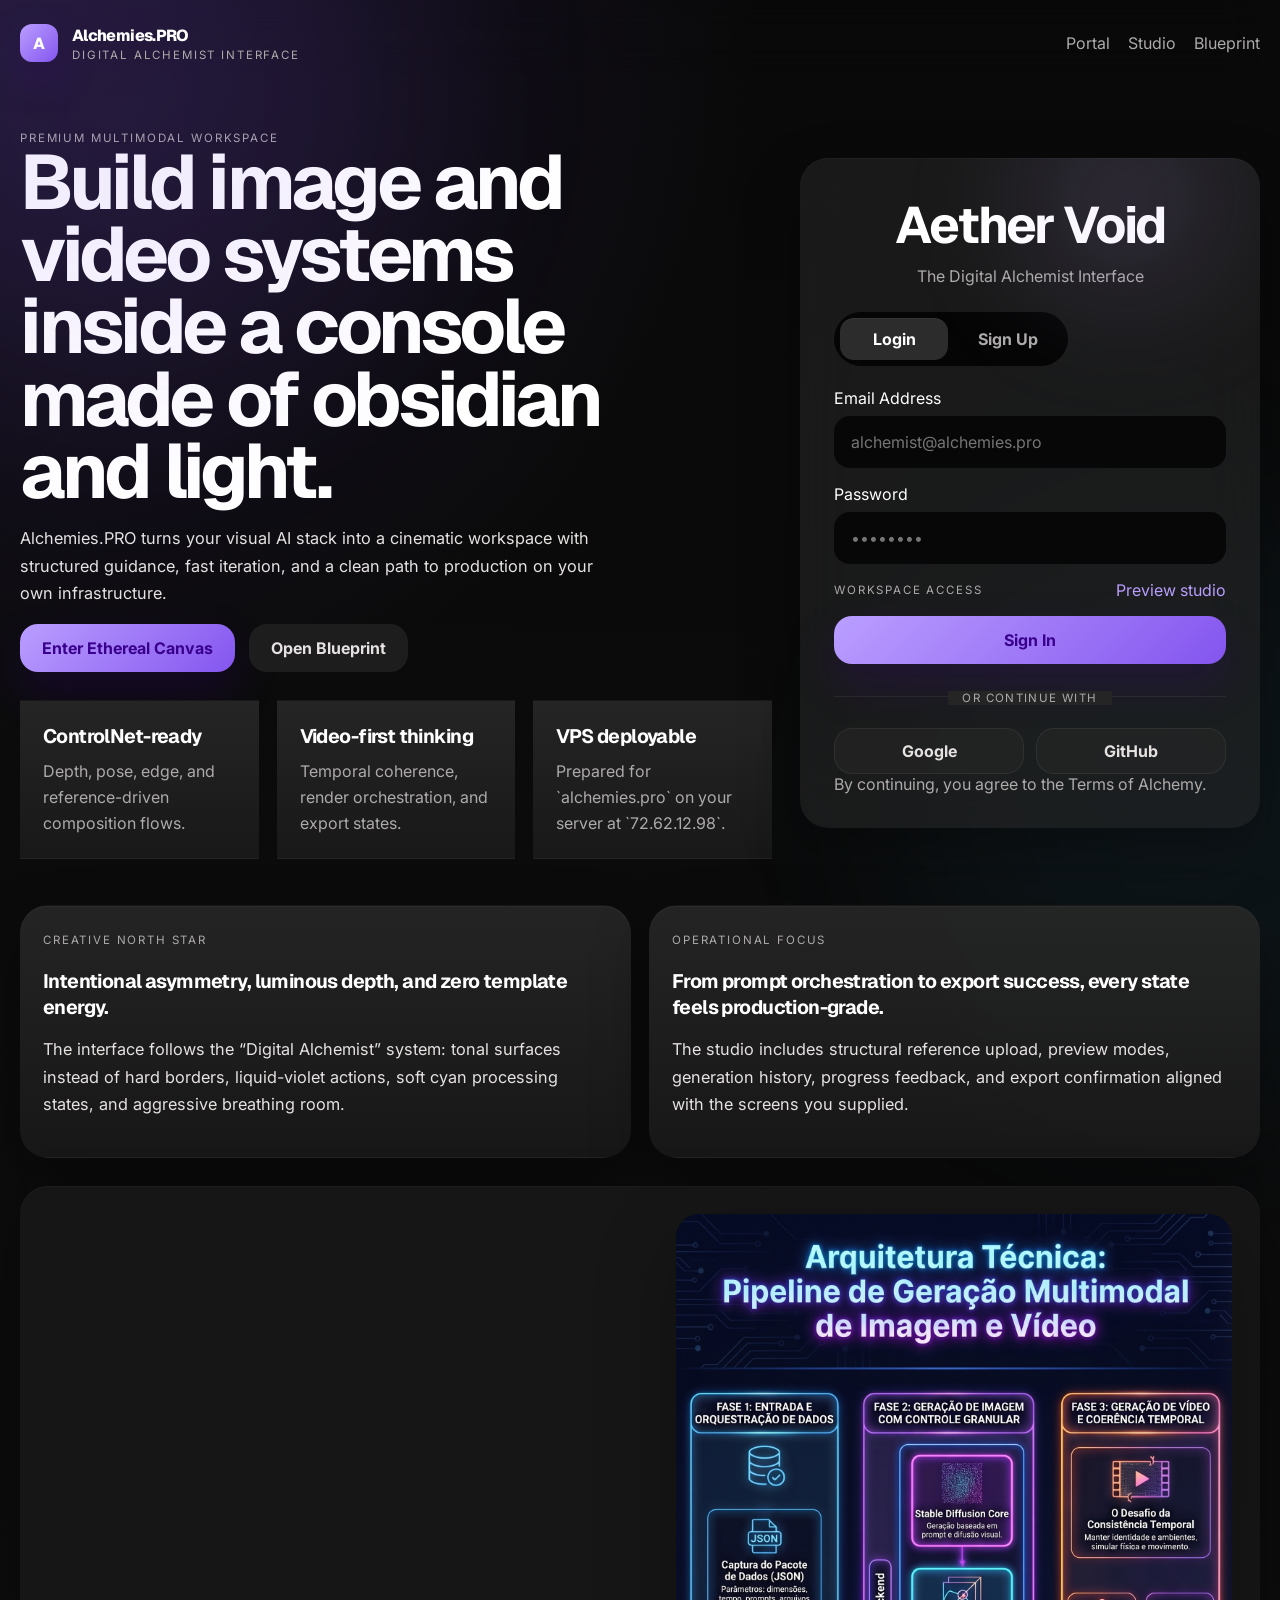
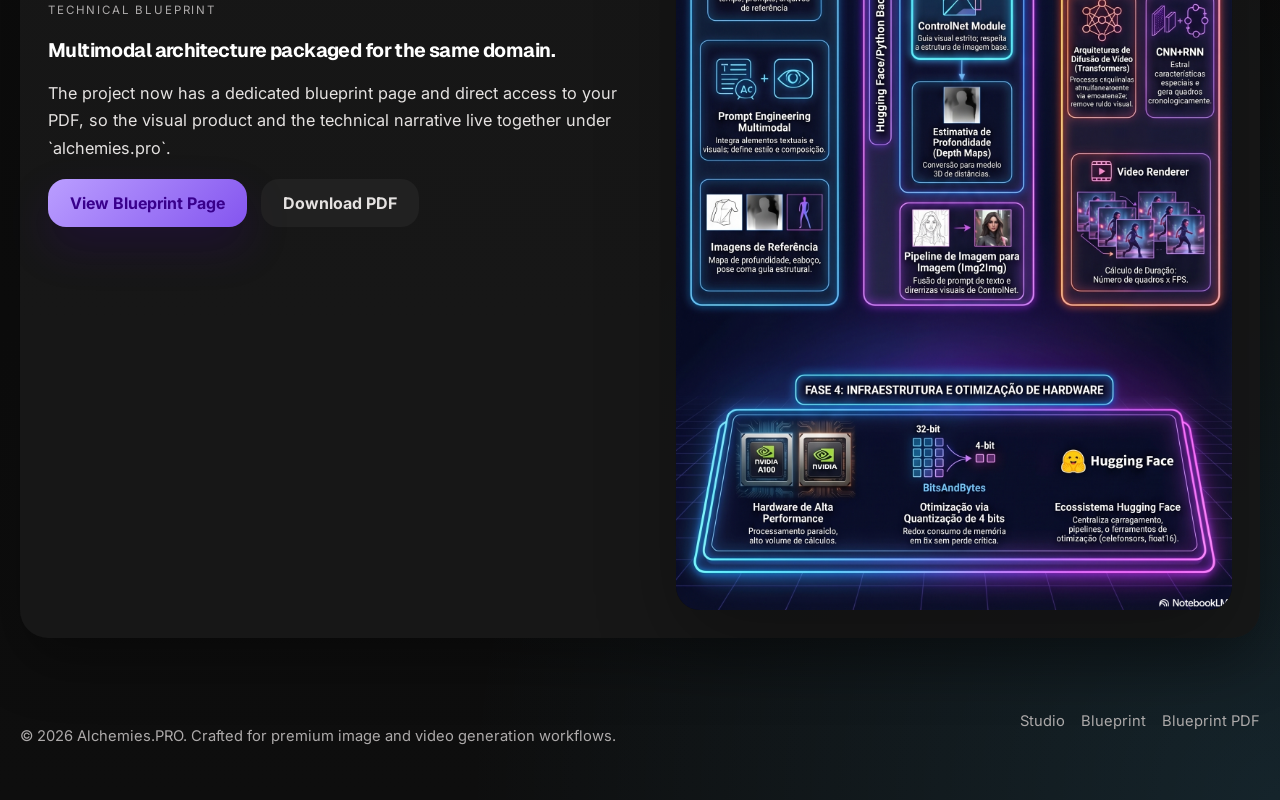
<file: index.html>
<!DOCTYPE html>
<html lang="en">
  <head>
    <meta charset="UTF-8" />
    <meta name="viewport" content="width=device-width, initial-scale=1.0" />
    <title>Alchemies.PRO | Ethereal Canvas</title>
    <meta
      name="description"
      content="Alchemies.PRO is a premium multimodal studio for image and video generation, blending cinematic controls, structural guidance, and deployable AI infrastructure."
    />
    <link rel="preconnect" href="https://fonts.googleapis.com" />
    <link rel="preconnect" href="https://fonts.gstatic.com" crossorigin />
    <link
      href="https://fonts.googleapis.com/css2?family=Geist:wght@400;500;600;700;800&family=Inter:wght@400;500;600;700;800&display=swap"
      rel="stylesheet"
    />
    <link rel="stylesheet" href="assets/styles.css" />
  </head>
  <body class="page-shell page-home">
    <div class="ambient ambient-violet"></div>
    <div class="ambient ambient-cyan"></div>
    <div class="noise"></div>

    <header class="topbar">
      <a class="brand" href="index.html">
        <span class="brand-mark">A</span>
        <span class="brand-copy">
          <strong>Alchemies.PRO</strong>
          <small>Digital Alchemist Interface</small>
        </span>
      </a>

      <nav class="topnav">
        <a href="index.html">Portal</a>
        <a href="studio.html">Studio</a>
        <a href="blueprint.html">Blueprint</a>
      </nav>
    </header>

    <main>
      <section class="hero hero-grid">
        <div class="hero-copy">
          <span class="eyebrow">Premium Multimodal Workspace</span>
          <h1>Build image and video systems inside a console made of obsidian and light.</h1>
          <p class="lead">
            Alchemies.PRO turns your visual AI stack into a cinematic workspace with structured guidance,
            fast iteration, and a clean path to production on your own infrastructure.
          </p>

          <div class="hero-actions">
            <a class="button button-primary" href="studio.html">Enter Ethereal Canvas</a>
            <a class="button button-secondary" href="blueprint.html">Open Blueprint</a>
          </div>

          <div class="hero-stats">
            <article class="metric-card">
              <strong>ControlNet-ready</strong>
              <span>Depth, pose, edge, and reference-driven composition flows.</span>
            </article>
            <article class="metric-card">
              <strong>Video-first thinking</strong>
              <span>Temporal coherence, render orchestration, and export states.</span>
            </article>
            <article class="metric-card">
              <strong>VPS deployable</strong>
              <span>Prepared for `alchemies.pro` on your server at `72.62.12.98`.</span>
            </article>
          </div>
        </div>

        <section class="auth-shell panel glass-panel">
          <div class="panel-glow"></div>
          <div class="auth-brand">
            <h2>Aether Void</h2>
            <p>The Digital Alchemist Interface</p>
          </div>

          <div class="auth-tabs" data-auth-tabs>
            <button class="auth-tab is-active" data-auth-mode="login" type="button">Login</button>
            <button class="auth-tab" data-auth-mode="signup" type="button">Sign Up</button>
          </div>

          <form class="auth-form" novalidate>
            <label>
              <span>Email Address</span>
              <input type="email" placeholder="alchemist@alchemies.pro" />
            </label>

            <label>
              <span>Password</span>
              <input type="password" placeholder="••••••••" />
            </label>

            <div class="auth-meta">
              <span class="ghost-label">Workspace access</span>
              <a href="studio.html">Preview studio</a>
            </div>

            <button class="button button-primary button-block" data-auth-submit type="submit">
              Sign In
            </button>
          </form>

          <div class="divider">
            <span>Or continue with</span>
          </div>

          <div class="social-grid">
            <button class="button button-ghost" type="button">Google</button>
            <button class="button button-ghost" type="button">GitHub</button>
          </div>

          <p class="auth-legal">
            By continuing, you agree to the <a href="blueprint.html">Terms of Alchemy</a>.
          </p>
        </section>
      </section>

      <section class="section-grid">
        <article class="feature-panel panel">
          <span class="eyebrow">Creative North Star</span>
          <h3>Intentional asymmetry, luminous depth, and zero template energy.</h3>
          <p>
            The interface follows the “Digital Alchemist” system: tonal surfaces instead of hard borders,
            liquid-violet actions, soft cyan processing states, and aggressive breathing room.
          </p>
        </article>

        <article class="feature-panel panel">
          <span class="eyebrow">Operational Focus</span>
          <h3>From prompt orchestration to export success, every state feels production-grade.</h3>
          <p>
            The studio includes structural reference upload, preview modes, generation history, progress
            feedback, and export confirmation aligned with the screens you supplied.
          </p>
        </article>
      </section>

      <section class="blueprint-strip panel">
        <div class="blueprint-copy">
          <span class="eyebrow">Technical Blueprint</span>
          <h3>Multimodal architecture packaged for the same domain.</h3>
          <p>
            The project now has a dedicated blueprint page and direct access to your PDF, so the visual
            product and the technical narrative live together under `alchemies.pro`.
          </p>
          <div class="hero-actions">
            <a class="button button-primary" href="blueprint.html">View Blueprint Page</a>
            <a class="button button-secondary" href="Multimodal_AI_Blueprint.pdf">Download PDF</a>
          </div>
        </div>

        <a class="diagram-frame" href="blueprint.html">
          <img
            src="assets/pipeline-media-generation.png"
            alt="Technical multimodal generation pipeline diagram"
          />
        </a>
      </section>
    </main>

    <footer class="site-footer">
      <p>© 2026 Alchemies.PRO. Crafted for premium image and video generation workflows.</p>
      <div>
        <a href="studio.html">Studio</a>
        <a href="blueprint.html">Blueprint</a>
        <a href="Multimodal_AI_Blueprint.pdf">Blueprint PDF</a>
      </div>
    </footer>

    <script src="assets/app.js"></script>
  </body>
</html>
</file>
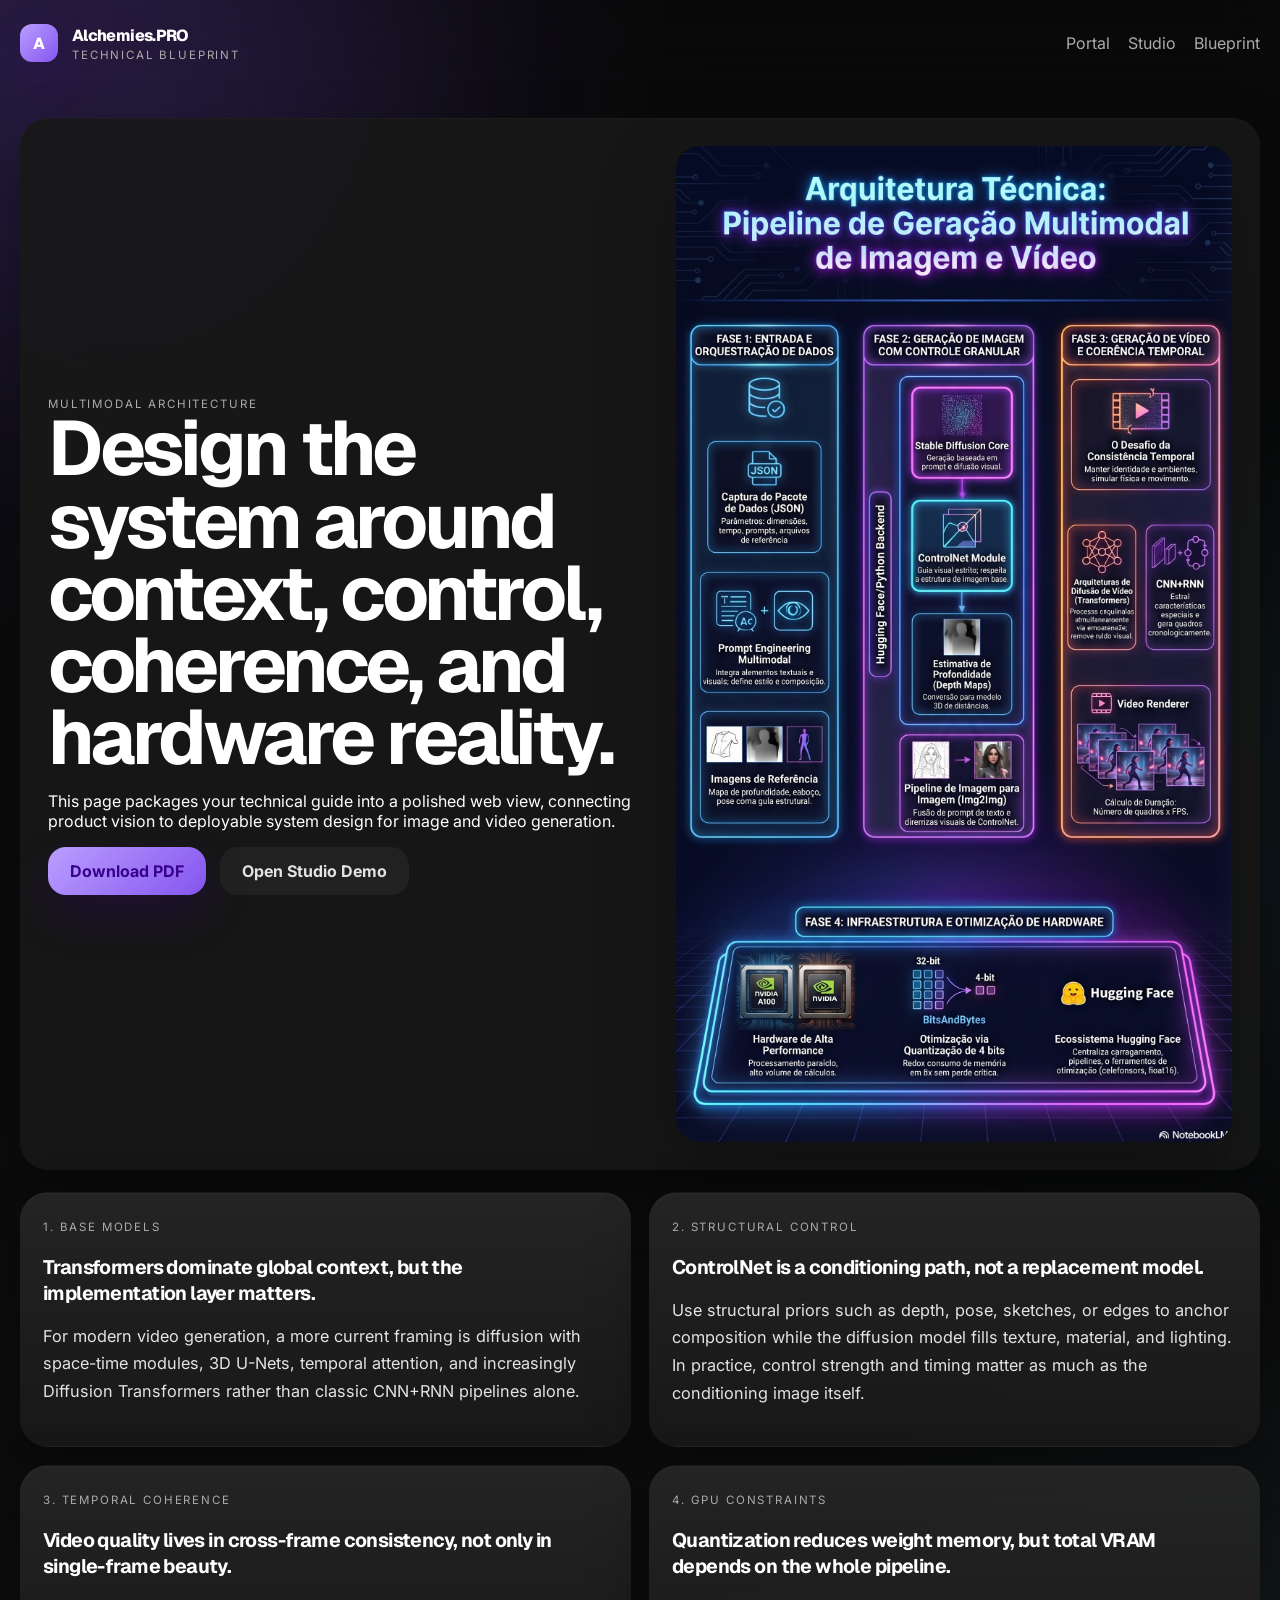
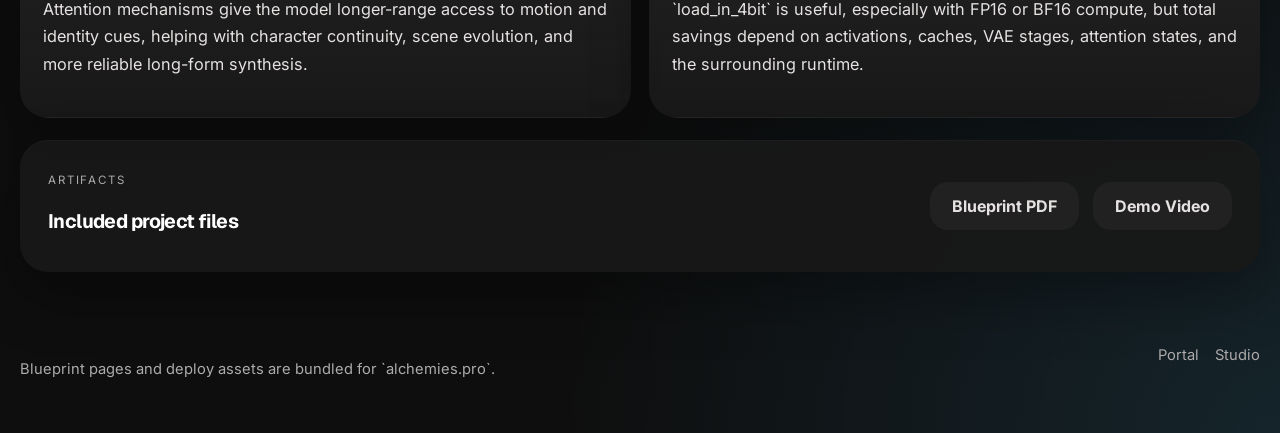
<file: blueprint.html>
<!DOCTYPE html>
<html lang="en">
  <head>
    <meta charset="UTF-8" />
    <meta name="viewport" content="width=device-width, initial-scale=1.0" />
    <title>Alchemies.PRO | Blueprint</title>
    <meta
      name="description"
      content="Technical blueprint for multimodal image and video generation pipelines, packaged for Alchemies.PRO."
    />
    <link rel="preconnect" href="https://fonts.googleapis.com" />
    <link rel="preconnect" href="https://fonts.gstatic.com" crossorigin />
    <link
      href="https://fonts.googleapis.com/css2?family=Geist:wght@400;500;600;700;800&family=Inter:wght@400;500;600;700;800&display=swap"
      rel="stylesheet"
    />
    <link rel="stylesheet" href="assets/styles.css" />
  </head>
  <body class="page-shell page-blueprint">
    <div class="ambient ambient-violet"></div>
    <div class="ambient ambient-cyan"></div>
    <div class="noise"></div>

    <header class="topbar">
      <a class="brand" href="index.html">
        <span class="brand-mark">A</span>
        <span class="brand-copy">
          <strong>Alchemies.PRO</strong>
          <small>Technical Blueprint</small>
        </span>
      </a>

      <nav class="topnav">
        <a href="index.html">Portal</a>
        <a href="studio.html">Studio</a>
        <a href="blueprint.html">Blueprint</a>
      </nav>
    </header>

    <main class="blueprint-main">
      <section class="blueprint-hero panel">
        <div class="blueprint-hero-copy">
          <span class="eyebrow">Multimodal Architecture</span>
          <h1>Design the system around context, control, coherence, and hardware reality.</h1>
          <p>
            This page packages your technical guide into a polished web view, connecting product vision to
            deployable system design for image and video generation.
          </p>
          <div class="hero-actions">
            <a class="button button-primary" href="Multimodal_AI_Blueprint.pdf">Download PDF</a>
            <a class="button button-secondary" href="studio.html">Open Studio Demo</a>
          </div>
        </div>

        <div class="diagram-frame blueprint-diagram">
          <img
            src="assets/pipeline-media-generation.png"
            alt="Pipeline de geração multimodal de imagem e vídeo"
          />
        </div>
      </section>

      <section class="card-grid">
        <article class="panel blueprint-card">
          <span class="eyebrow">1. Base Models</span>
          <h3>Transformers dominate global context, but the implementation layer matters.</h3>
          <p>
            For modern video generation, a more current framing is diffusion with space-time modules, 3D
            U-Nets, temporal attention, and increasingly Diffusion Transformers rather than classic CNN+RNN
            pipelines alone.
          </p>
        </article>

        <article class="panel blueprint-card">
          <span class="eyebrow">2. Structural Control</span>
          <h3>ControlNet is a conditioning path, not a replacement model.</h3>
          <p>
            Use structural priors such as depth, pose, sketches, or edges to anchor composition while the
            diffusion model fills texture, material, and lighting. In practice, control strength and timing
            matter as much as the conditioning image itself.
          </p>
        </article>

        <article class="panel blueprint-card">
          <span class="eyebrow">3. Temporal Coherence</span>
          <h3>Video quality lives in cross-frame consistency, not only in single-frame beauty.</h3>
          <p>
            Attention mechanisms give the model longer-range access to motion and identity cues, helping with
            character continuity, scene evolution, and more reliable long-form synthesis.
          </p>
        </article>

        <article class="panel blueprint-card">
          <span class="eyebrow">4. GPU Constraints</span>
          <h3>Quantization reduces weight memory, but total VRAM depends on the whole pipeline.</h3>
          <p>
            `load_in_4bit` is useful, especially with FP16 or BF16 compute, but total savings depend on
            activations, caches, VAE stages, attention states, and the surrounding runtime.
          </p>
        </article>
      </section>

      <section class="panel blueprint-links">
        <div>
          <span class="eyebrow">Artifacts</span>
          <h3>Included project files</h3>
        </div>
        <div class="blueprint-actions">
          <a class="button button-secondary" href="Multimodal_AI_Blueprint.pdf">Blueprint PDF</a>
          <a class="button button-secondary" href="Gerador_de_IA_Multimodal.mp4">Demo Video</a>
        </div>
      </section>
    </main>

    <footer class="site-footer">
      <p>Blueprint pages and deploy assets are bundled for `alchemies.pro`.</p>
      <div>
        <a href="index.html">Portal</a>
        <a href="studio.html">Studio</a>
      </div>
    </footer>
  </body>
</html>
</file>
<file: assets/styles.css>
:root {
  --surface: #0e0e0e;
  --surface-dim: #131313;
  --surface-low: #1a1919;
  --surface-high: #201f1f;
  --surface-highest: #262626;
  --surface-bright: #2c2c2c;
  --surface-variant: rgba(38, 38, 38, 0.62);
  --text: #ffffff;
  --text-soft: #e5e2e1;
  --text-dim: #adaaaa;
  --line: rgba(119, 117, 117, 0.16);
  --primary: #ba9eff;
  --primary-dim: #8455ef;
  --primary-ink: #39008c;
  --tertiary: #47c4ff;
  --shadow: rgba(57, 0, 140, 0.16);
  --shadow-deep: rgba(0, 0, 0, 0.45);
  --radius-sm: 14px;
  --radius-md: 20px;
  --radius-lg: 28px;
  --radius-pill: 999px;
  --container: 1240px;
  --transition: 220ms ease;
}

* {
  box-sizing: border-box;
}

html {
  scroll-behavior: smooth;
}

body {
  margin: 0;
  min-height: 100vh;
  font-family: "Inter", sans-serif;
  color: var(--text);
  background:
    radial-gradient(circle at top left, rgba(132, 85, 239, 0.16), transparent 28%),
    radial-gradient(circle at bottom right, rgba(71, 196, 255, 0.12), transparent 30%),
    linear-gradient(180deg, #090909 0%, #0e0e0e 100%);
}

img {
  display: block;
  max-width: 100%;
}

a {
  color: inherit;
  text-decoration: none;
}

button,
input,
select,
textarea {
  font: inherit;
}

button {
  cursor: pointer;
}

textarea,
input,
select {
  width: 100%;
  border: 1px solid transparent;
  border-radius: 16px;
  background: #070707;
  color: var(--text-soft);
  padding: 15px 16px;
  transition: border-color var(--transition), box-shadow var(--transition), background var(--transition);
}

textarea:focus,
input:focus,
select:focus {
  outline: none;
  border-color: rgba(186, 158, 255, 0.35);
  box-shadow: 0 0 0 4px rgba(132, 85, 239, 0.12);
}

.page-shell {
  position: relative;
  overflow-x: hidden;
}

.noise {
  position: fixed;
  inset: 0;
  background-image:
    linear-gradient(rgba(255, 255, 255, 0.015) 1px, transparent 1px),
    linear-gradient(90deg, rgba(255, 255, 255, 0.015) 1px, transparent 1px);
  background-size: 140px 140px;
  opacity: 0.12;
  pointer-events: none;
}

.ambient {
  position: fixed;
  width: 36rem;
  height: 36rem;
  border-radius: 50%;
  filter: blur(110px);
  opacity: 0.3;
  pointer-events: none;
}

.ambient-violet {
  top: -12rem;
  left: -10rem;
  background: rgba(132, 85, 239, 0.36);
}

.ambient-cyan {
  right: -12rem;
  bottom: -12rem;
  background: rgba(71, 196, 255, 0.2);
}

.topbar,
.site-footer,
.hero,
.section-grid,
.blueprint-strip,
.blueprint-main {
  width: min(calc(100% - 40px), var(--container));
  margin-inline: auto;
}

.topbar {
  position: sticky;
  top: 0;
  z-index: 10;
  display: flex;
  align-items: center;
  justify-content: space-between;
  gap: 24px;
  padding: 24px 0 12px;
  backdrop-filter: blur(16px);
}

.brand {
  display: inline-flex;
  align-items: center;
  gap: 14px;
}

.brand-mark {
  display: grid;
  place-items: center;
  width: 38px;
  height: 38px;
  border-radius: 12px;
  color: white;
  font-family: "Geist", sans-serif;
  font-weight: 800;
  background: linear-gradient(135deg, var(--primary), var(--primary-dim));
  box-shadow: 0 16px 40px rgba(57, 0, 140, 0.24);
}

.brand-copy {
  display: flex;
  flex-direction: column;
  gap: 2px;
}

.brand-copy strong,
.wordmark {
  font-family: "Geist", sans-serif;
  font-weight: 800;
  letter-spacing: -0.04em;
}

.brand-copy small {
  color: var(--text-dim);
  font-size: 0.72rem;
  letter-spacing: 0.16em;
  text-transform: uppercase;
}

.topnav {
  display: flex;
  align-items: center;
  gap: 18px;
}

.topnav a,
.site-footer a,
.link-button {
  color: var(--text-dim);
  transition: color var(--transition);
}

.topnav a:hover,
.site-footer a:hover,
.link-button:hover {
  color: var(--text);
}

main {
  padding-bottom: 64px;
}

.hero {
  display: grid;
  gap: 28px;
  padding: 52px 0 36px;
}

.hero-grid {
  grid-template-columns: minmax(0, 1.15fr) minmax(360px, 460px);
  align-items: center;
}

.hero-copy h1,
.blueprint-hero h1 {
  max-width: 12ch;
  margin: 0 0 18px;
  font-family: "Geist", sans-serif;
  font-size: clamp(3rem, 6vw, 5.8rem);
  line-height: 0.94;
  letter-spacing: -0.05em;
}

.lead,
.feature-panel p,
.blueprint-copy p,
.blueprint-card p {
  max-width: 60ch;
  color: var(--text-soft);
  font-size: 1.02rem;
  line-height: 1.7;
}

.eyebrow,
.field-label,
.ghost-label {
  display: inline-flex;
  align-items: center;
  gap: 8px;
  color: var(--text-dim);
  font-size: 0.72rem;
  letter-spacing: 0.16em;
  text-transform: uppercase;
}

.hero-actions,
.blueprint-actions,
.modal-actions,
.modal-actions-split {
  display: flex;
  flex-wrap: wrap;
  gap: 14px;
}

.button {
  display: inline-flex;
  align-items: center;
  justify-content: center;
  gap: 10px;
  min-height: 48px;
  padding: 0 22px;
  border: none;
  border-radius: 18px;
  font-weight: 700;
  transition:
    transform var(--transition),
    box-shadow var(--transition),
    background var(--transition),
    color var(--transition);
}

.button:hover {
  transform: translateY(-1px);
}

.button:disabled {
  cursor: wait;
  opacity: 0.72;
  transform: none;
}

.button-primary {
  color: var(--primary-ink);
  background: linear-gradient(135deg, var(--primary), var(--primary-dim));
  box-shadow: 0 20px 44px rgba(57, 0, 140, 0.24);
}

.button-secondary,
.button-ghost {
  color: var(--text-soft);
  background: rgba(38, 38, 38, 0.7);
}

.button-ghost {
  width: 100%;
  min-height: 46px;
  border: 1px solid rgba(119, 117, 117, 0.16);
}

.button-block {
  width: 100%;
}

.button-compact {
  min-height: 40px;
  padding-inline: 16px;
}

.panel {
  position: relative;
  background: rgba(24, 24, 24, 0.92);
  border-radius: var(--radius-lg);
  box-shadow:
    0 24px 60px rgba(0, 0, 0, 0.32),
    inset 0 1px 0 rgba(255, 255, 255, 0.03);
}

.glass-panel {
  background: rgba(38, 38, 38, 0.58);
  backdrop-filter: blur(28px);
}

.panel-glow {
  position: absolute;
  inset: auto 12% 82% auto;
  width: 160px;
  height: 160px;
  background: rgba(186, 158, 255, 0.22);
  border-radius: 50%;
  filter: blur(70px);
  pointer-events: none;
}

.auth-shell {
  padding: 34px;
  overflow: hidden;
}

.auth-brand {
  margin-bottom: 26px;
  text-align: center;
}

.auth-brand h2 {
  margin: 0 0 8px;
  font-family: "Geist", sans-serif;
  font-size: clamp(2rem, 4vw, 3.2rem);
  letter-spacing: -0.04em;
}

.auth-brand p,
.auth-legal {
  margin: 0;
  color: var(--text-dim);
}

.auth-tabs {
  display: inline-grid;
  grid-template-columns: repeat(2, minmax(0, 1fr));
  width: fit-content;
  gap: 6px;
  padding: 6px;
  margin: 0 auto 22px;
  border-radius: var(--radius-pill);
  background: #050505;
}

.auth-tab,
.segmented-control button,
.ratio-grid button {
  border: none;
  background: transparent;
  color: var(--text-dim);
  border-radius: 14px;
  transition: background var(--transition), color var(--transition), box-shadow var(--transition);
}

.auth-tab {
  min-width: 108px;
  min-height: 42px;
  padding: 0 18px;
  font-weight: 700;
}

.auth-tab.is-active,
.segmented-control button.is-active,
.ratio-grid button.is-active {
  color: var(--text);
  background: var(--surface-bright);
  box-shadow: inset 0 1px 0 rgba(255, 255, 255, 0.04);
}

.auth-form,
.field-group,
.download-list {
  display: grid;
  gap: 16px;
}

.auth-form label span,
.field-label {
  display: flex;
  justify-content: space-between;
  margin-bottom: 8px;
}

.auth-meta {
  display: flex;
  align-items: center;
  justify-content: space-between;
  gap: 16px;
}

.auth-meta a {
  color: var(--primary);
}

.divider {
  position: relative;
  margin: 22px 0;
  text-align: center;
}

.divider::before {
  content: "";
  position: absolute;
  inset: 50% 0 auto;
  height: 1px;
  background: var(--line);
}

.divider span {
  position: relative;
  padding: 0 14px;
  background: rgba(38, 38, 38, 0.92);
  color: var(--text-dim);
  font-size: 0.72rem;
  letter-spacing: 0.12em;
  text-transform: uppercase;
}

.social-grid {
  display: grid;
  grid-template-columns: repeat(2, minmax(0, 1fr));
  gap: 12px;
}

.hero-stats,
.section-grid,
.card-grid {
  display: grid;
  gap: 18px;
}

.hero-stats {
  margin-top: 28px;
  grid-template-columns: repeat(3, minmax(0, 1fr));
}

.metric-card,
.feature-panel,
.blueprint-card {
  padding: 22px;
  border: 1px solid transparent;
  background:
    linear-gradient(180deg, rgba(38, 38, 38, 0.94) 0%, rgba(26, 25, 25, 0.92) 100%);
}

.metric-card strong,
.feature-panel h3,
.blueprint-card h3,
.blueprint-strip h3,
.blueprint-links h3 {
  display: block;
  margin-bottom: 10px;
  font-family: "Geist", sans-serif;
  font-size: 1.22rem;
  letter-spacing: -0.03em;
}

.metric-card span {
  color: var(--text-dim);
  line-height: 1.6;
}

.section-grid {
  grid-template-columns: repeat(2, minmax(0, 1fr));
  padding: 10px 0 28px;
}

.blueprint-strip,
.blueprint-links,
.blueprint-hero {
  display: grid;
  gap: 24px;
  padding: 28px;
}

.blueprint-strip,
.blueprint-hero {
  grid-template-columns: minmax(0, 1fr) minmax(0, 0.92fr);
  align-items: center;
}

.diagram-frame {
  display: block;
  border-radius: 24px;
  overflow: hidden;
  background: rgba(10, 10, 10, 0.96);
  box-shadow: 0 30px 80px rgba(0, 0, 0, 0.28);
}

.diagram-frame img {
  width: 100%;
  height: 100%;
  object-fit: cover;
}

.site-footer {
  display: flex;
  justify-content: space-between;
  gap: 20px;
  padding: 10px 0 40px;
  color: var(--text-dim);
  font-size: 0.92rem;
}

.site-footer div {
  display: flex;
  flex-wrap: wrap;
  gap: 16px;
}

.sidebar {
  position: fixed;
  inset: 18px auto 18px 18px;
  width: 264px;
  padding: 24px;
  display: flex;
  flex-direction: column;
  gap: 24px;
  background: rgba(19, 19, 19, 0.9);
  backdrop-filter: blur(18px);
}

.sidebar-create {
  margin-top: 8px;
}

.sidebar-nav {
  display: grid;
  gap: 6px;
}

.sidebar-nav a {
  padding: 15px 16px;
  color: var(--text-dim);
  border-radius: 16px;
  transition: background var(--transition), color var(--transition), transform var(--transition);
}

.sidebar-nav a.is-active,
.sidebar-nav a:hover {
  color: var(--text);
  background: rgba(38, 38, 38, 0.88);
}

.storage-card {
  margin-top: auto;
  padding: 18px;
  border-radius: 20px;
  background: rgba(38, 38, 38, 0.62);
}

.storage-bar {
  height: 8px;
  margin: 14px 0 10px;
  border-radius: 999px;
  background: #060606;
  overflow: hidden;
}

.storage-bar span,
.modal-progress span {
  display: block;
  height: 100%;
  border-radius: inherit;
  background: linear-gradient(135deg, var(--primary), var(--primary-dim));
}

.storage-bar span {
  width: 72%;
}

.storage-card small,
.download-item span,
.modal small {
  color: var(--text-dim);
}

.studio-shell {
  padding: 18px 18px 18px 300px;
}

.studio-topbar {
  display: flex;
  align-items: center;
  justify-content: space-between;
  gap: 20px;
  min-height: 72px;
}

.wordmark {
  font-size: clamp(1.7rem, 4vw, 2.25rem);
  font-style: italic;
}

.studio-top-actions {
  display: flex;
  align-items: center;
  gap: 14px;
}

.status-pill {
  display: inline-flex;
  align-items: center;
  gap: 8px;
  min-height: 40px;
  padding: 0 16px;
  border-radius: var(--radius-pill);
  color: var(--text-soft);
  background: rgba(38, 38, 38, 0.8);
  font-size: 0.78rem;
  font-weight: 700;
  letter-spacing: 0.14em;
  text-transform: uppercase;
}

.api-badge {
  display: inline-flex;
  align-items: center;
  min-height: 40px;
  padding: 0 14px;
  border-radius: var(--radius-pill);
  font-size: 0.76rem;
  font-weight: 700;
  letter-spacing: 0.12em;
  text-transform: uppercase;
}

.api-badge-pending {
  color: var(--text-soft);
  background: rgba(44, 44, 44, 0.76);
}

.api-badge-online {
  color: #06263a;
  background: rgba(71, 196, 255, 0.86);
}

.api-badge-offline {
  color: #2e0711;
  background: rgba(255, 110, 132, 0.88);
}

.studio-main {
  display: grid;
  grid-template-columns: 360px minmax(0, 1fr);
  gap: 24px;
  align-items: start;
}

.control-panel {
  padding: 24px;
}

.segmented-control {
  display: grid;
  grid-template-columns: repeat(2, minmax(0, 1fr));
  gap: 6px;
  padding: 6px;
  border-radius: 18px;
  background: #090909;
}

.segmented-control button,
.ratio-grid button {
  min-height: 44px;
  padding: 0 14px;
  font-weight: 700;
}

.upload-card {
  display: grid;
  gap: 6px;
  justify-items: center;
  padding: 24px 18px;
  border-radius: 18px;
  background: #070707;
  border: 1px dashed rgba(119, 117, 117, 0.24);
  text-align: center;
}

.upload-card strong {
  color: var(--text-soft);
}

.upload-card span {
  color: var(--text-dim);
  font-size: 0.9rem;
}

.job-status-card,
.preview-caption {
  display: grid;
  gap: 8px;
  padding: 16px 18px;
  border-radius: 18px;
  background: rgba(7, 7, 7, 0.7);
}

.job-status-card strong,
.preview-caption strong {
  font-family: "Geist", sans-serif;
  font-size: 1rem;
  letter-spacing: -0.02em;
}

.job-status-card span,
.preview-caption p {
  margin: 0;
  color: var(--text-dim);
  line-height: 1.6;
}

.job-status-card.is-online {
  box-shadow: inset 0 0 0 1px rgba(71, 196, 255, 0.18);
}

.job-status-card.is-error {
  box-shadow: inset 0 0 0 1px rgba(255, 110, 132, 0.22);
}

.ratio-grid {
  display: grid;
  grid-template-columns: repeat(3, minmax(0, 1fr));
  gap: 10px;
}

.preview-stage {
  display: grid;
  gap: 20px;
}

.preview-card {
  padding: 24px;
}

.preview-head,
.history-head,
.modal-head {
  display: flex;
  align-items: center;
  justify-content: space-between;
  gap: 16px;
}

.preview-head {
  margin-bottom: 18px;
  color: var(--text-dim);
  font-size: 0.78rem;
  letter-spacing: 0.16em;
  text-transform: uppercase;
}

.status-dot {
  width: 8px;
  height: 8px;
  border-radius: 50%;
  background: rgba(71, 196, 255, 0.8);
  box-shadow: 0 0 18px rgba(71, 196, 255, 0.5);
}

.artifact-shell {
  position: relative;
  min-height: 620px;
  border-radius: 34px;
  overflow: hidden;
  background:
    radial-gradient(circle at 50% 25%, rgba(132, 85, 239, 0.24), transparent 30%),
    linear-gradient(180deg, rgba(11, 12, 24, 0.95) 0%, rgba(18, 9, 22, 0.98) 100%);
}

.artifact-shell.has-asset {
  background-position: center;
  background-repeat: no-repeat;
  background-size: cover;
}

.artifact-shell.has-asset .artifact-core {
  opacity: 0.22;
}

.preview-caption {
  margin-top: 18px;
}

.artifact-square::after {
  content: "";
  position: absolute;
  inset: auto 18% 9% 18%;
  height: 52px;
  border-radius: 50%;
  background: radial-gradient(circle, rgba(201, 65, 214, 0.34), rgba(0, 0, 0, 0));
  filter: blur(20px);
}

.artifact-core {
  position: absolute;
  inset: 12% 12% 16% 12%;
  border-radius: 44% 56% 48% 52% / 42% 46% 54% 58%;
  background:
    radial-gradient(circle at 35% 30%, rgba(120, 231, 255, 0.82), rgba(69, 131, 180, 0.25) 28%, transparent 42%),
    linear-gradient(145deg, #15263b 0%, #1b1130 42%, #09080d 100%);
  box-shadow:
    inset -12px -24px 40px rgba(0, 0, 0, 0.55),
    inset 10px 10px 36px rgba(126, 196, 240, 0.08),
    0 24px 60px rgba(0, 0, 0, 0.34);
  transform: rotate(8deg);
}

.artifact-ribbon {
  position: absolute;
  inset: 12%;
  border: 6px solid rgba(255, 255, 255, 0.03);
  border-radius: 48% 52% 38% 62% / 46% 42% 58% 54%;
  mix-blend-mode: screen;
  filter: drop-shadow(0 0 14px rgba(255, 68, 214, 0.34));
}

.ribbon-a {
  inset: 10% 8% 16% 10%;
  border-color: rgba(255, 38, 204, 0.8);
}

.ribbon-b {
  inset: 18% 14% 22% 14%;
  border-color: rgba(105, 211, 255, 0.55);
  transform: rotate(18deg);
}

.ribbon-c {
  inset: 22% 18% 28% 18%;
  border-color: rgba(238, 103, 255, 0.56);
  transform: rotate(-14deg);
}

.history-panel {
  padding: 0 8px;
}

.history-strip {
  display: grid;
  grid-template-columns: repeat(6, minmax(0, 1fr));
  gap: 14px;
  margin-top: 18px;
}

.history-thumb {
  position: relative;
  min-height: 74px;
  border: 1px solid transparent;
  border-radius: 18px;
  background:
    radial-gradient(circle at 35% 30%, rgba(132, 85, 239, 0.4), transparent 32%),
    linear-gradient(145deg, #19131d 0%, #100f17 100%);
}

.history-thumb.is-active {
  border-color: rgba(186, 158, 255, 0.42);
  box-shadow: 0 0 0 4px rgba(132, 85, 239, 0.12);
}

.history-thumb.is-muted {
  opacity: 0.38;
}

.history-add {
  color: var(--text-dim);
  font-size: 1.8rem;
}

.modal-backdrop {
  position: fixed;
  inset: 0;
  z-index: 30;
  background: rgba(0, 0, 0, 0.52);
  backdrop-filter: blur(8px);
}

.modal {
  position: fixed;
  top: 50%;
  left: 50%;
  z-index: 40;
  width: min(calc(100% - 32px), 680px);
  padding: 28px;
  border-radius: 32px;
  transform: translate(-50%, -50%);
  box-shadow: 0 38px 100px rgba(0, 0, 0, 0.45);
}

.modal-head h2,
.modal-success h2 {
  margin: 0 0 8px;
  font-family: "Geist", sans-serif;
  font-size: clamp(2rem, 5vw, 2.6rem);
  letter-spacing: -0.04em;
}

.modal-head p,
.modal-success p {
  margin: 0;
  color: var(--text-dim);
}

.modal-head strong {
  color: var(--primary);
  font-family: "Geist", sans-serif;
  font-size: clamp(2rem, 5vw, 3rem);
}

.modal-progress {
  height: 12px;
  margin: 28px 0 24px;
  background: #080808;
  border-radius: 999px;
  overflow: hidden;
}

.download-item {
  display: flex;
  align-items: center;
  justify-content: space-between;
  gap: 16px;
  padding: 16px 18px;
  border-radius: 20px;
  background: rgba(19, 19, 19, 0.78);
}

.download-item strong {
  display: block;
  margin-bottom: 6px;
}

.download-item em {
  font-style: normal;
  color: var(--text-dim);
}

.download-item.is-complete em {
  color: var(--tertiary);
}

.download-item.is-active {
  background: rgba(44, 44, 44, 0.92);
}

.modal-actions {
  margin-top: 24px;
}

.modal-success {
  width: min(calc(100% - 32px), 560px);
  text-align: center;
}

.modal-success .download-list,
.modal-success .modal-actions {
  margin-top: 24px;
}

.modal-actions-split {
  justify-content: center;
}

.success-icon {
  display: grid;
  place-items: center;
  width: 82px;
  height: 82px;
  margin: 0 auto 18px;
  border-radius: 28px;
  color: var(--primary-ink);
  font-family: "Geist", sans-serif;
  font-size: 2.4rem;
  font-weight: 800;
  background: linear-gradient(135deg, var(--primary), var(--primary-dim));
  box-shadow: 0 0 48px rgba(186, 158, 255, 0.26);
}

.blueprint-main {
  display: grid;
  gap: 22px;
  padding: 44px 0 64px;
}

.card-grid {
  grid-template-columns: repeat(2, minmax(0, 1fr));
}

.blueprint-links {
  grid-template-columns: auto 1fr;
  align-items: center;
}

.blueprint-actions {
  justify-content: flex-end;
}

[hidden] {
  display: none !important;
}

@media (max-width: 1080px) {
  .hero-grid,
  .blueprint-strip,
  .blueprint-hero,
  .section-grid,
  .card-grid,
  .blueprint-links,
  .studio-main {
    grid-template-columns: 1fr;
  }

  .hero-copy h1,
  .blueprint-hero h1 {
    max-width: 16ch;
  }

  .hero-stats {
    grid-template-columns: 1fr;
  }

  .sidebar {
    position: static;
    width: auto;
    margin: 18px;
  }

  .studio-shell {
    padding: 0 18px 18px;
  }

  .artifact-shell {
    min-height: 500px;
  }

  .history-strip {
    grid-template-columns: repeat(3, minmax(0, 1fr));
  }
}

@media (max-width: 720px) {
  .topbar,
  .site-footer,
  .hero,
  .section-grid,
  .blueprint-strip,
  .blueprint-main {
    width: min(calc(100% - 28px), var(--container));
  }

  .topbar,
  .site-footer,
  .hero-actions,
  .blueprint-actions,
  .modal-actions-split,
  .auth-meta {
    flex-direction: column;
    align-items: stretch;
  }

  .topnav,
  .site-footer div {
    justify-content: center;
    flex-wrap: wrap;
  }

  .auth-shell,
  .preview-card,
  .control-panel,
  .blueprint-strip,
  .blueprint-hero,
  .blueprint-links,
  .modal {
    padding: 22px;
  }

  .social-grid {
    grid-template-columns: 1fr;
  }

  .artifact-shell {
    min-height: 380px;
  }

  .history-strip {
    gap: 10px;
  }

  .history-thumb {
    min-height: 58px;
  }
}
</file>
